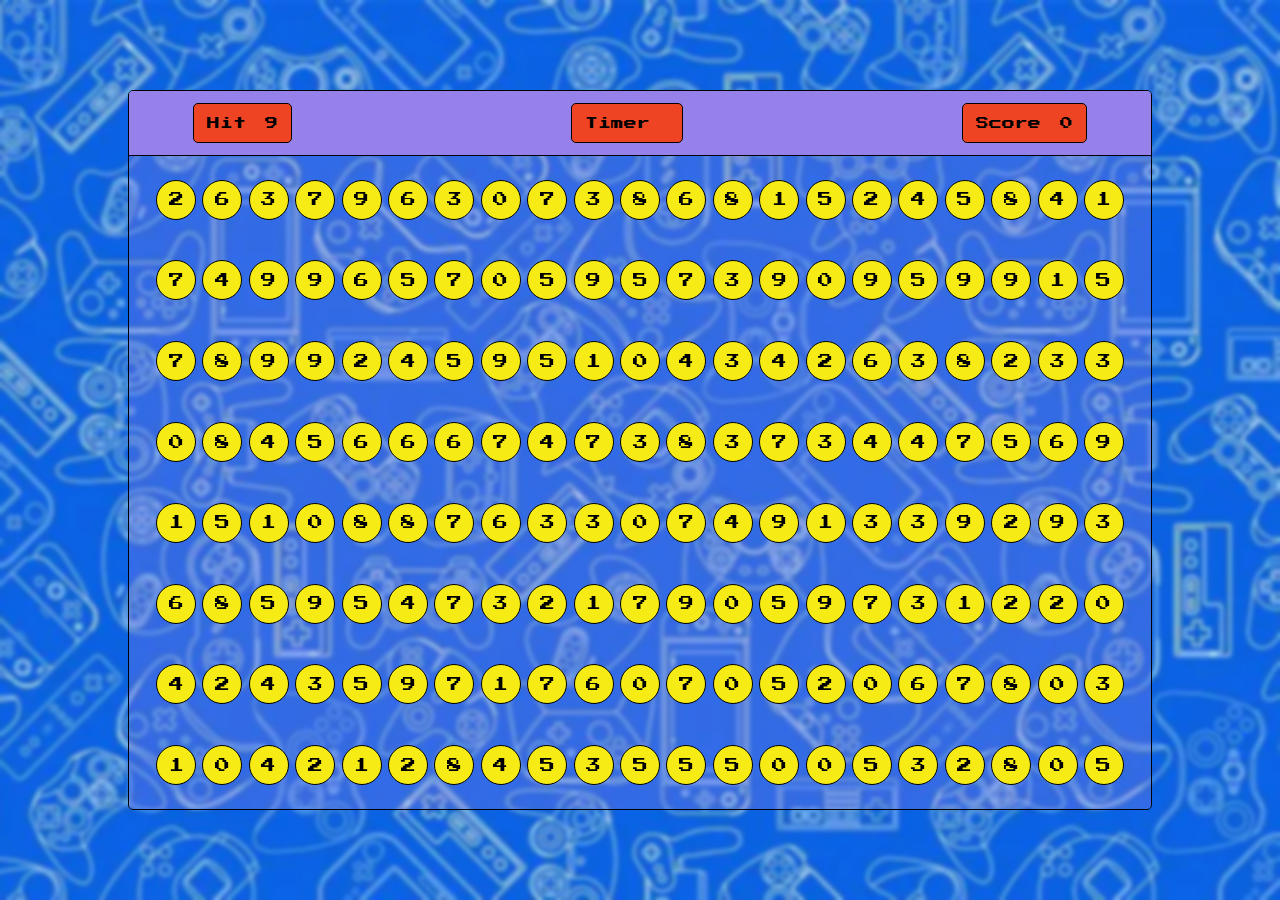
<file: src/projects/BubbleGame/index.html>
<!DOCTYPE html>
<html lang="en">
<head>
    <meta charset="UTF-8">
    <meta http-equiv="X-UA-Compatible" content="IE=edge">
    <meta name="viewport" content="width=device-width, initial-scale=1.0">
    <link rel="stylesheet" href="styles.css">
    <title>Bubble Game</title>
</head>
<body>
    <div id="container">
        <div id="container-top">
            <div class="elem">
                <h4>Hit</h4>
                <div class="box">
                    <h4 class="hit-number">5</h4>
                </div>
            </div>
            <div class="elem">
                <h4>Timer</h4>
                <div class="box">
                   <h4 class="timerBox"></h4>
                </div>
            </div>
            <div class="elem">
                <h4>Score</h4>
                <div class="box">
                    <h4 class="score-number">0</h4>
                </div>
            </div>
        </div>
        <div id="container-bottom">
            
            
            </div>
        </div>

    </div>
    <script src="script.js"></script>
</body>
</html>
</file>
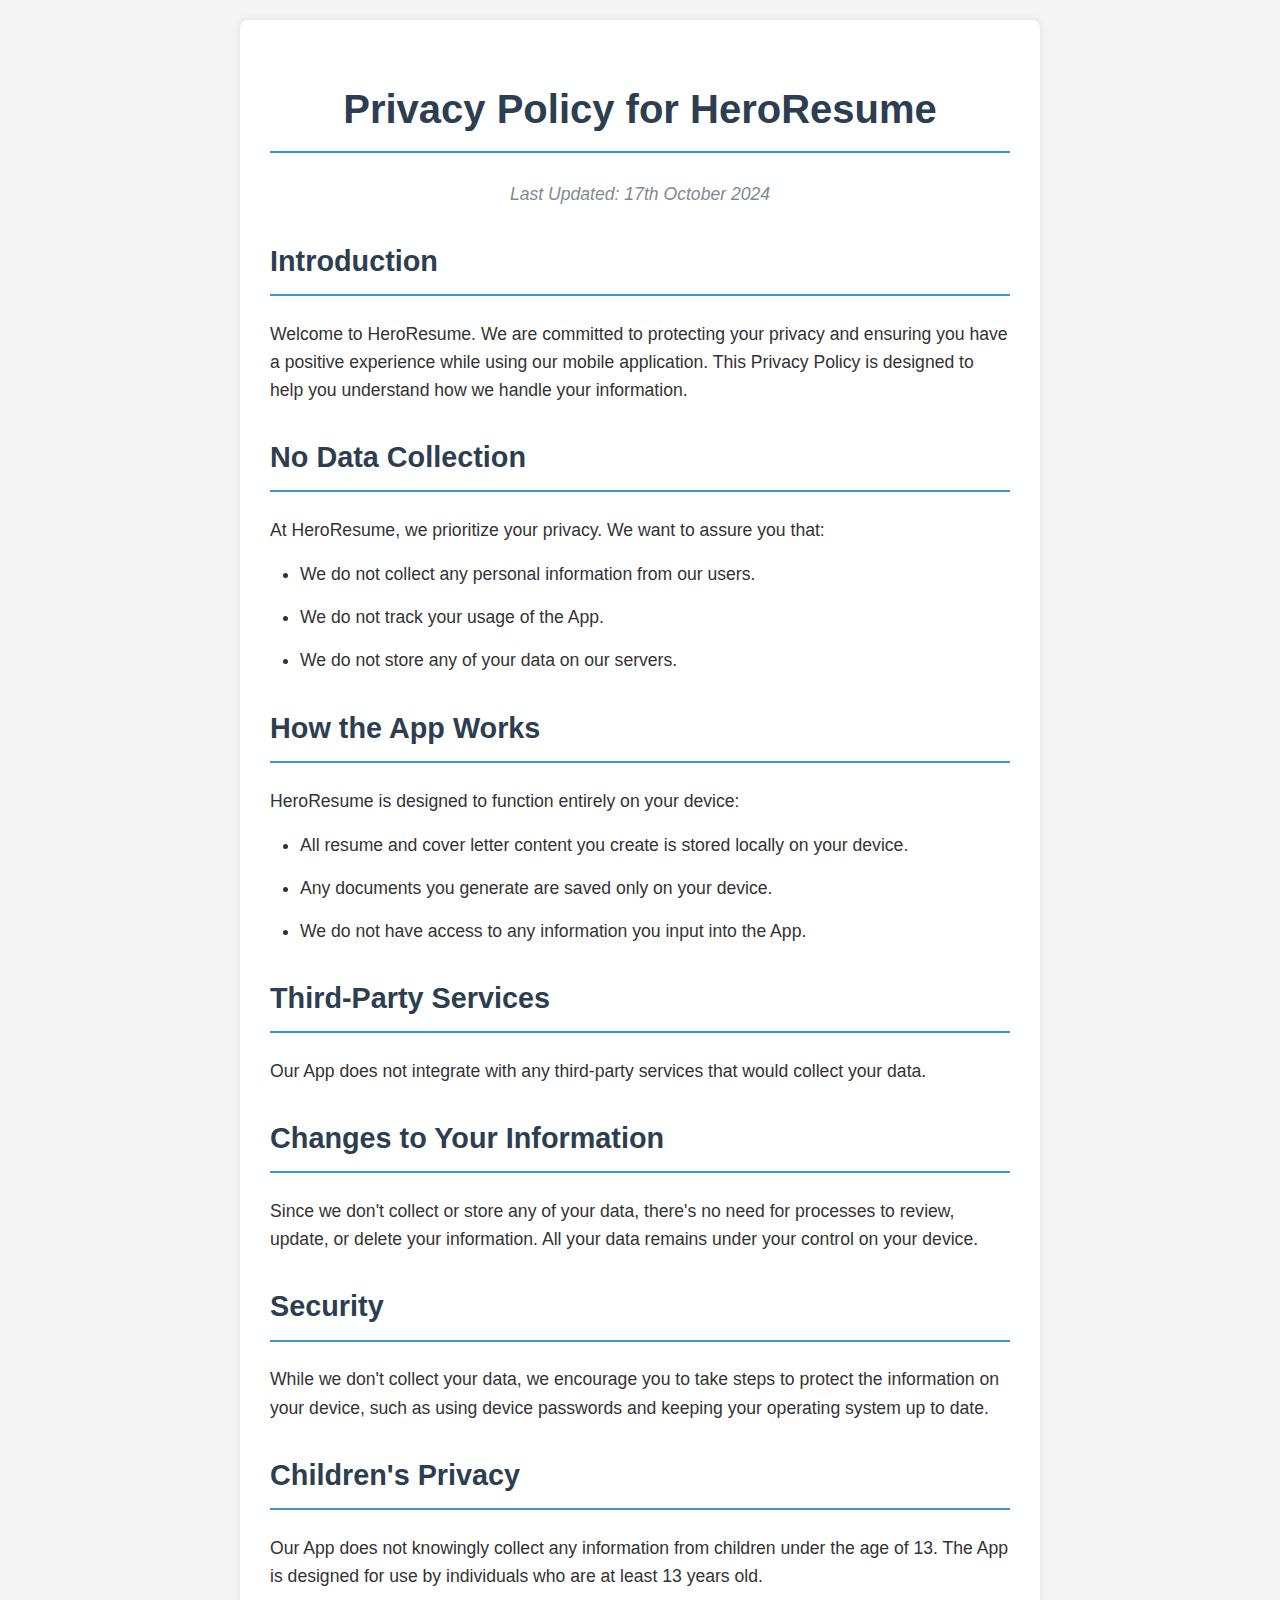
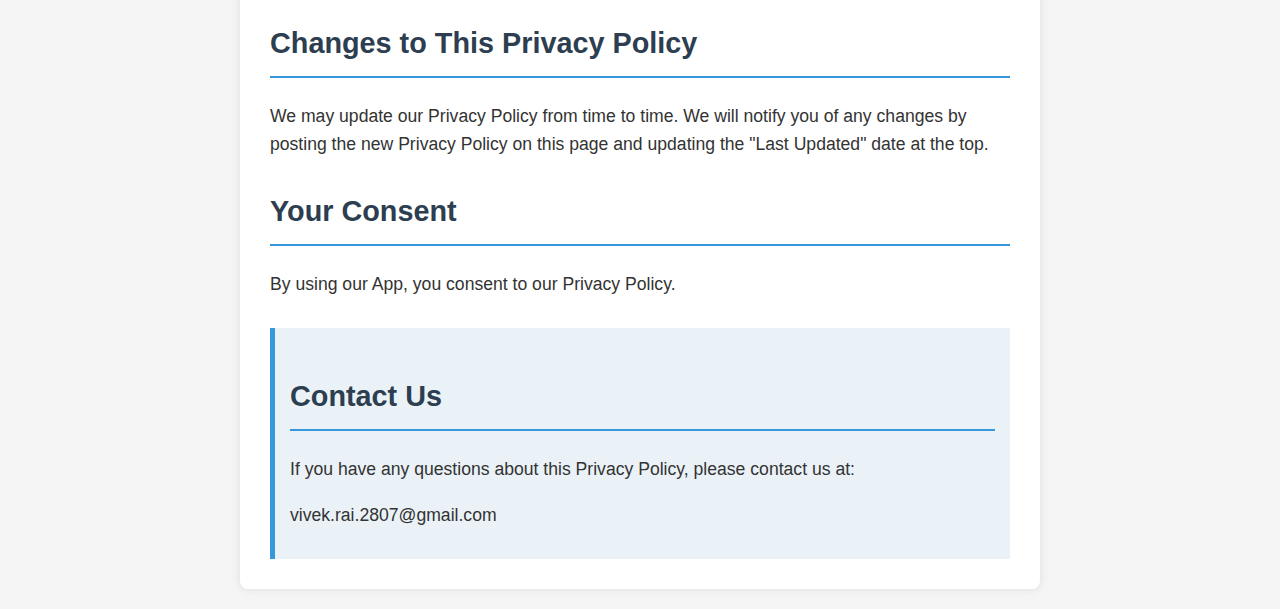
<file: src/projects/HeroResumePrivacyPolicy.html>
<!DOCTYPE html>
<html lang="en">
  <head>
    <meta charset="UTF-8" />
    <meta name="viewport" content="width=device-width, initial-scale=1.0" />
    <title>HeroResume Privacy Policy</title>
    <style>
      body {
        font-family: 'Segoe UI', Tahoma, Geneva, Verdana, sans-serif;
        line-height: 1.6;
        color: #333;
        max-width: 800px;
        margin: 0 auto;
        padding: 20px;
        background-color: #f5f5f5;
      }
      h1,
      h2 {
        color: #2c3e50;
        border-bottom: 2px solid #3498db;
        padding-bottom: 10px;
      }
      h1 {
        font-size: 2.5em;
        text-align: center;
      }
      h2 {
        font-size: 1.8em;
        margin-top: 30px;
      }
      p,
      li {
        font-size: 1.1em;
        margin-bottom: 15px;
      }
      ul {
        padding-left: 30px;
      }
      .container {
        background-color: #ffffff;
        border-radius: 8px;
        padding: 30px;
        box-shadow: 0 0 10px rgba(0, 0, 0, 0.1);
      }
      .updated {
        text-align: center;
        font-style: italic;
        color: #7f8c8d;
        margin-bottom: 30px;
      }
      .contact {
        background-color: #eaf2f8;
        border-left: 5px solid #3498db;
        padding: 15px;
        margin-top: 30px;
      }
    </style>
  </head>
  <body>
    <div class="container">
      <h1>Privacy Policy for HeroResume</h1>
      <p class="updated">Last Updated: 17th October 2024</p>

      <h2>Introduction</h2>
      <p>
        Welcome to HeroResume. We are committed to protecting your privacy and
        ensuring you have a positive experience while using our mobile
        application. This Privacy Policy is designed to help you understand how
        we handle your information.
      </p>

      <h2>No Data Collection</h2>
      <p>
        At HeroResume, we prioritize your privacy. We want to assure you that:
      </p>
      <ul>
        <li>We do not collect any personal information from our users.</li>
        <li>We do not track your usage of the App.</li>
        <li>We do not store any of your data on our servers.</li>
      </ul>

      <h2>How the App Works</h2>
      <p>HeroResume is designed to function entirely on your device:</p>
      <ul>
        <li>
          All resume and cover letter content you create is stored locally on
          your device.
        </li>
        <li>Any documents you generate are saved only on your device.</li>
        <li>
          We do not have access to any information you input into the App.
        </li>
      </ul>

      <h2>Third-Party Services</h2>
      <p>
        Our App does not integrate with any third-party services that would
        collect your data.
      </p>

      <h2>Changes to Your Information</h2>
      <p>
        Since we don't collect or store any of your data, there's no need for
        processes to review, update, or delete your information. All your data
        remains under your control on your device.
      </p>

      <h2>Security</h2>
      <p>
        While we don't collect your data, we encourage you to take steps to
        protect the information on your device, such as using device passwords
        and keeping your operating system up to date.
      </p>

      <h2>Children's Privacy</h2>
      <p>
        Our App does not knowingly collect any information from children under
        the age of 13. The App is designed for use by individuals who are at
        least 13 years old.
      </p>

      <h2>Changes to This Privacy Policy</h2>
      <p>
        We may update our Privacy Policy from time to time. We will notify you
        of any changes by posting the new Privacy Policy on this page and
        updating the "Last Updated" date at the top.
      </p>

      <h2>Your Consent</h2>
      <p>By using our App, you consent to our Privacy Policy.</p>

      <div class="contact">
        <h2>Contact Us</h2>
        <p>
          If you have any questions about this Privacy Policy, please contact us
          at:
        </p>
        <p>vivek.rai.2807@gmail.com</p>
      </div>
    </div>
  </body>
</html>
</file>
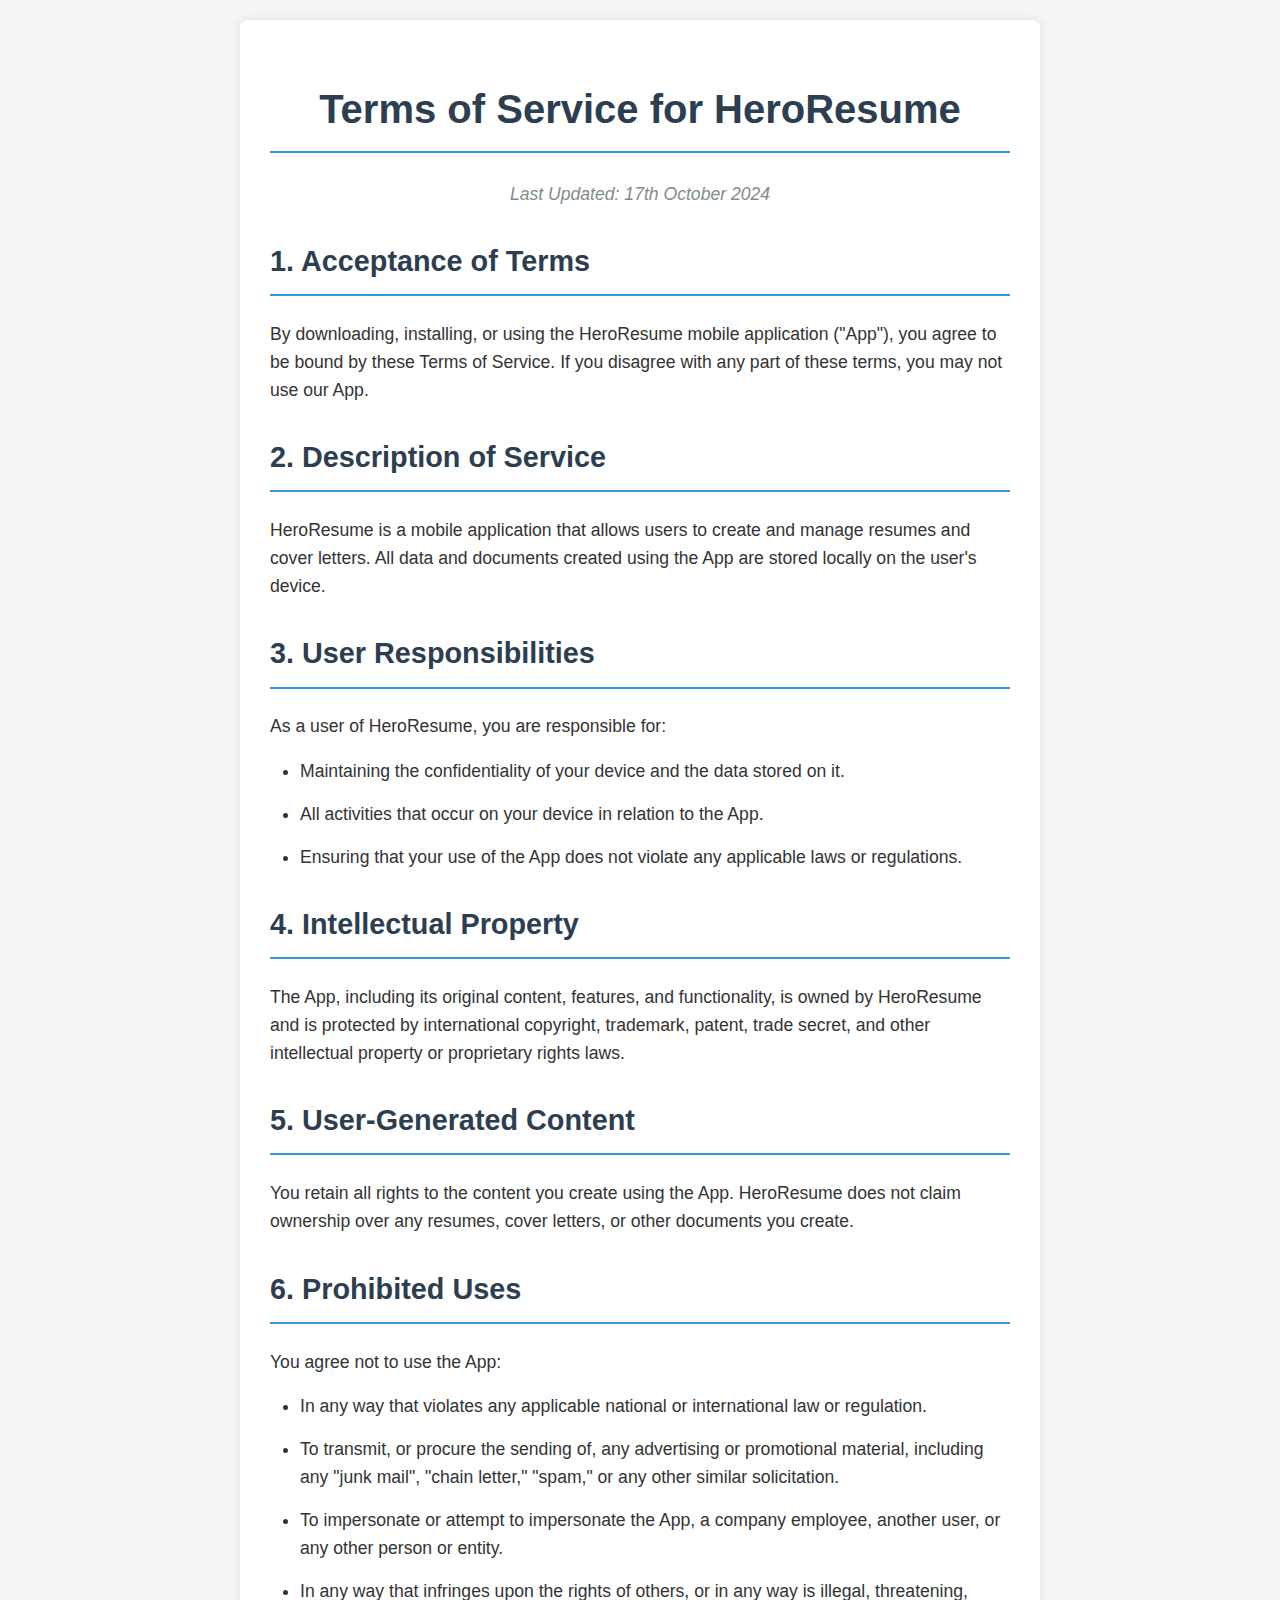
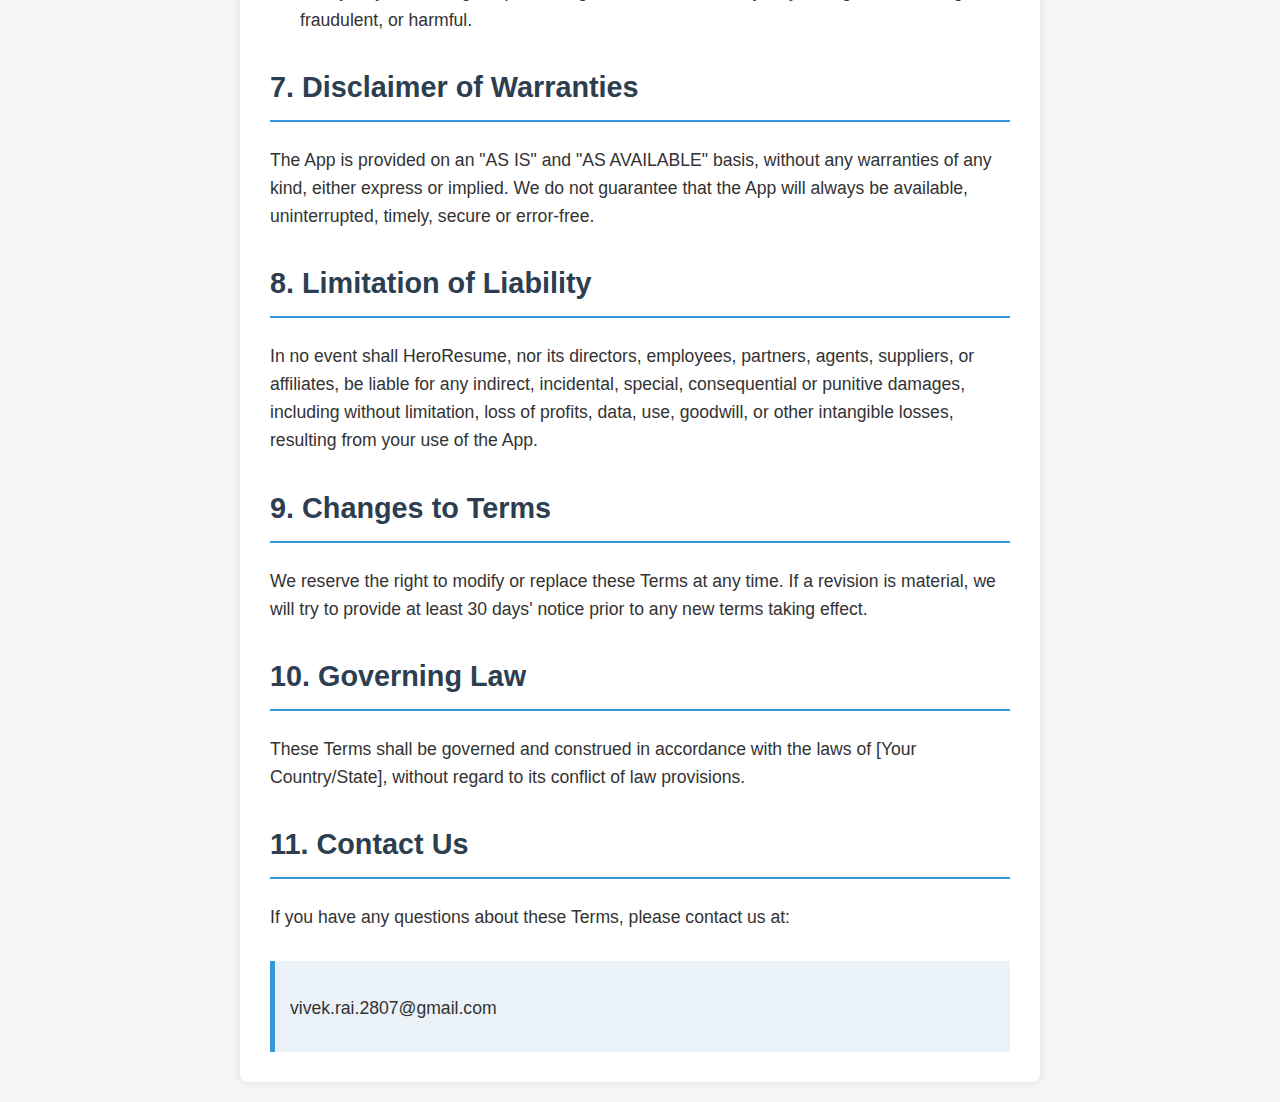
<file: src/projects/HeroResumeTermsOfService.html>
<!DOCTYPE html>
<html lang="en">
  <head>
    <meta charset="UTF-8" />
    <meta name="viewport" content="width=device-width, initial-scale=1.0" />
    <title>HeroResume Terms of Service</title>
    <style>
      body {
        font-family: 'Segoe UI', Tahoma, Geneva, Verdana, sans-serif;
        line-height: 1.6;
        color: #333;
        max-width: 800px;
        margin: 0 auto;
        padding: 20px;
        background-color: #f5f5f5;
      }
      h1,
      h2 {
        color: #2c3e50;
        border-bottom: 2px solid #3498db;
        padding-bottom: 10px;
      }
      h1 {
        font-size: 2.5em;
        text-align: center;
      }
      h2 {
        font-size: 1.8em;
        margin-top: 30px;
      }
      p,
      li {
        font-size: 1.1em;
        margin-bottom: 15px;
      }
      ul {
        padding-left: 30px;
      }
      .container {
        background-color: #ffffff;
        border-radius: 8px;
        padding: 30px;
        box-shadow: 0 0 10px rgba(0, 0, 0, 0.1);
      }
      .updated {
        text-align: center;
        font-style: italic;
        color: #7f8c8d;
        margin-bottom: 30px;
      }
      .contact {
        background-color: #eaf2f8;
        border-left: 5px solid #3498db;
        padding: 15px;
        margin-top: 30px;
      }
    </style>
  </head>
  <body>
    <div class="container">
      <h1>Terms of Service for HeroResume</h1>
      <p class="updated">Last Updated: 17th October 2024</p>

      <h2>1. Acceptance of Terms</h2>
      <p>
        By downloading, installing, or using the HeroResume mobile application
        ("App"), you agree to be bound by these Terms of Service. If you
        disagree with any part of these terms, you may not use our App.
      </p>

      <h2>2. Description of Service</h2>
      <p>
        HeroResume is a mobile application that allows users to create and
        manage resumes and cover letters. All data and documents created using
        the App are stored locally on the user's device.
      </p>

      <h2>3. User Responsibilities</h2>
      <p>As a user of HeroResume, you are responsible for:</p>
      <ul>
        <li>
          Maintaining the confidentiality of your device and the data stored on
          it.
        </li>
        <li>
          All activities that occur on your device in relation to the App.
        </li>
        <li>
          Ensuring that your use of the App does not violate any applicable laws
          or regulations.
        </li>
      </ul>

      <h2>4. Intellectual Property</h2>
      <p>
        The App, including its original content, features, and functionality, is
        owned by HeroResume and is protected by international copyright,
        trademark, patent, trade secret, and other intellectual property or
        proprietary rights laws.
      </p>

      <h2>5. User-Generated Content</h2>
      <p>
        You retain all rights to the content you create using the App.
        HeroResume does not claim ownership over any resumes, cover letters, or
        other documents you create.
      </p>

      <h2>6. Prohibited Uses</h2>
      <p>You agree not to use the App:</p>
      <ul>
        <li>
          In any way that violates any applicable national or international law
          or regulation.
        </li>
        <li>
          To transmit, or procure the sending of, any advertising or promotional
          material, including any "junk mail", "chain letter," "spam," or any
          other similar solicitation.
        </li>
        <li>
          To impersonate or attempt to impersonate the App, a company employee,
          another user, or any other person or entity.
        </li>
        <li>
          In any way that infringes upon the rights of others, or in any way is
          illegal, threatening, fraudulent, or harmful.
        </li>
      </ul>

      <h2>7. Disclaimer of Warranties</h2>
      <p>
        The App is provided on an "AS IS" and "AS AVAILABLE" basis, without any
        warranties of any kind, either express or implied. We do not guarantee
        that the App will always be available, uninterrupted, timely, secure or
        error-free.
      </p>

      <h2>8. Limitation of Liability</h2>
      <p>
        In no event shall HeroResume, nor its directors, employees, partners,
        agents, suppliers, or affiliates, be liable for any indirect,
        incidental, special, consequential or punitive damages, including
        without limitation, loss of profits, data, use, goodwill, or other
        intangible losses, resulting from your use of the App.
      </p>

      <h2>9. Changes to Terms</h2>
      <p>
        We reserve the right to modify or replace these Terms at any time. If a
        revision is material, we will try to provide at least 30 days' notice
        prior to any new terms taking effect.
      </p>

      <h2>10. Governing Law</h2>
      <p>
        These Terms shall be governed and construed in accordance with the laws
        of [Your Country/State], without regard to its conflict of law
        provisions.
      </p>

      <h2>11. Contact Us</h2>
      <p>If you have any questions about these Terms, please contact us at:</p>
      <div class="contact">
        <p>vivek.rai.2807@gmail.com</p>
      </div>
    </div>
  </body>
</html>
</file>
<file: src/projects/BubbleGame/styles.css>
@import url('https://fonts.googleapis.com/css2?family=Montserrat:wght@100;200;300;400;500;600;700;800;900&family=Press+Start+2P&display=swap');
*{
    margin: 0;
    padding: 0;
    box-sizing: border-box;
}

html,body{
    width: 100%;
    height: 100%;
}

body {
    background-image: url("bg.png");
    background-size: cover;
    background-position: center;
    backdrop-filter: blur(2px);
    background-color: rgb(187, 228, 187);
    display: flex;
    align-items: center;
    justify-content: center;
    font-family: 'Montserrat', sans-serif;
    font-family: 'Press Start 2P', cursive;
    color: #fff;
}

#container{
    border: 1.5px solid #000;
    border-radius: 5px;
    overflow: hidden;
    height: 80%;
    width: 80%;
}

#container-top{
    border-bottom: 1.5px solid #000;
    padding: 0 5vw;
    width: 100%;
    height: 65px;
    background-color: #9681EB;
    display: flex;
    align-items: center;
    justify-content: space-between;
}

.elem{
    padding: 1vw;
    gap: 1.5vw;
    border: 1.5px solid #000;
    border-radius: 5px;
    background-color:  #EF4423;
    display: flex;
    align-items: center;
    justify-content: center;
}

.elem h4{
    font-size: 1vw;
    color: #000;
    font-weight: 500;
}

/* .box {
    display: flex;
    justify-content: center;
    align-items: center;
    font-size: 20px;
    border-radius: 2px;
    color:#000;
    height: 30px;
    width: 50px;
} */

#container-bottom{
    background-color: #9681eb49;
    color: black;
    overflow: hidden;
    display: flex;
    align-items: center;
    justify-content: center;
    padding: 0.5vw;
    gap: 0.5vw;
    width: 100%;
    height: calc(100% - 65px);
    flex-wrap: wrap;
}

.bubble{
    color: #000;
    display: flex;
    align-items: center;
    justify-content: center;
    background-color: #F6EB14;
    height: 40px;
    width: 40px;
    border-radius: 50%;
    border: 1.5px solid #000;
}

.bubble:hover{
    background-color: yellowgreen;
}

.bubble h2{
    font-weight: 300;
    font-size: 15px;
}

@media (max-width:600px) {
    .elem{
        padding: 2.5vw;
        gap: 1.5vw;
    }
    .elem h4{
        font-size: 2vw;
    }
    #container-bottom{
        padding: 2vw 0.5vw;
        gap: 1.4vw;
    }
}
</file>
